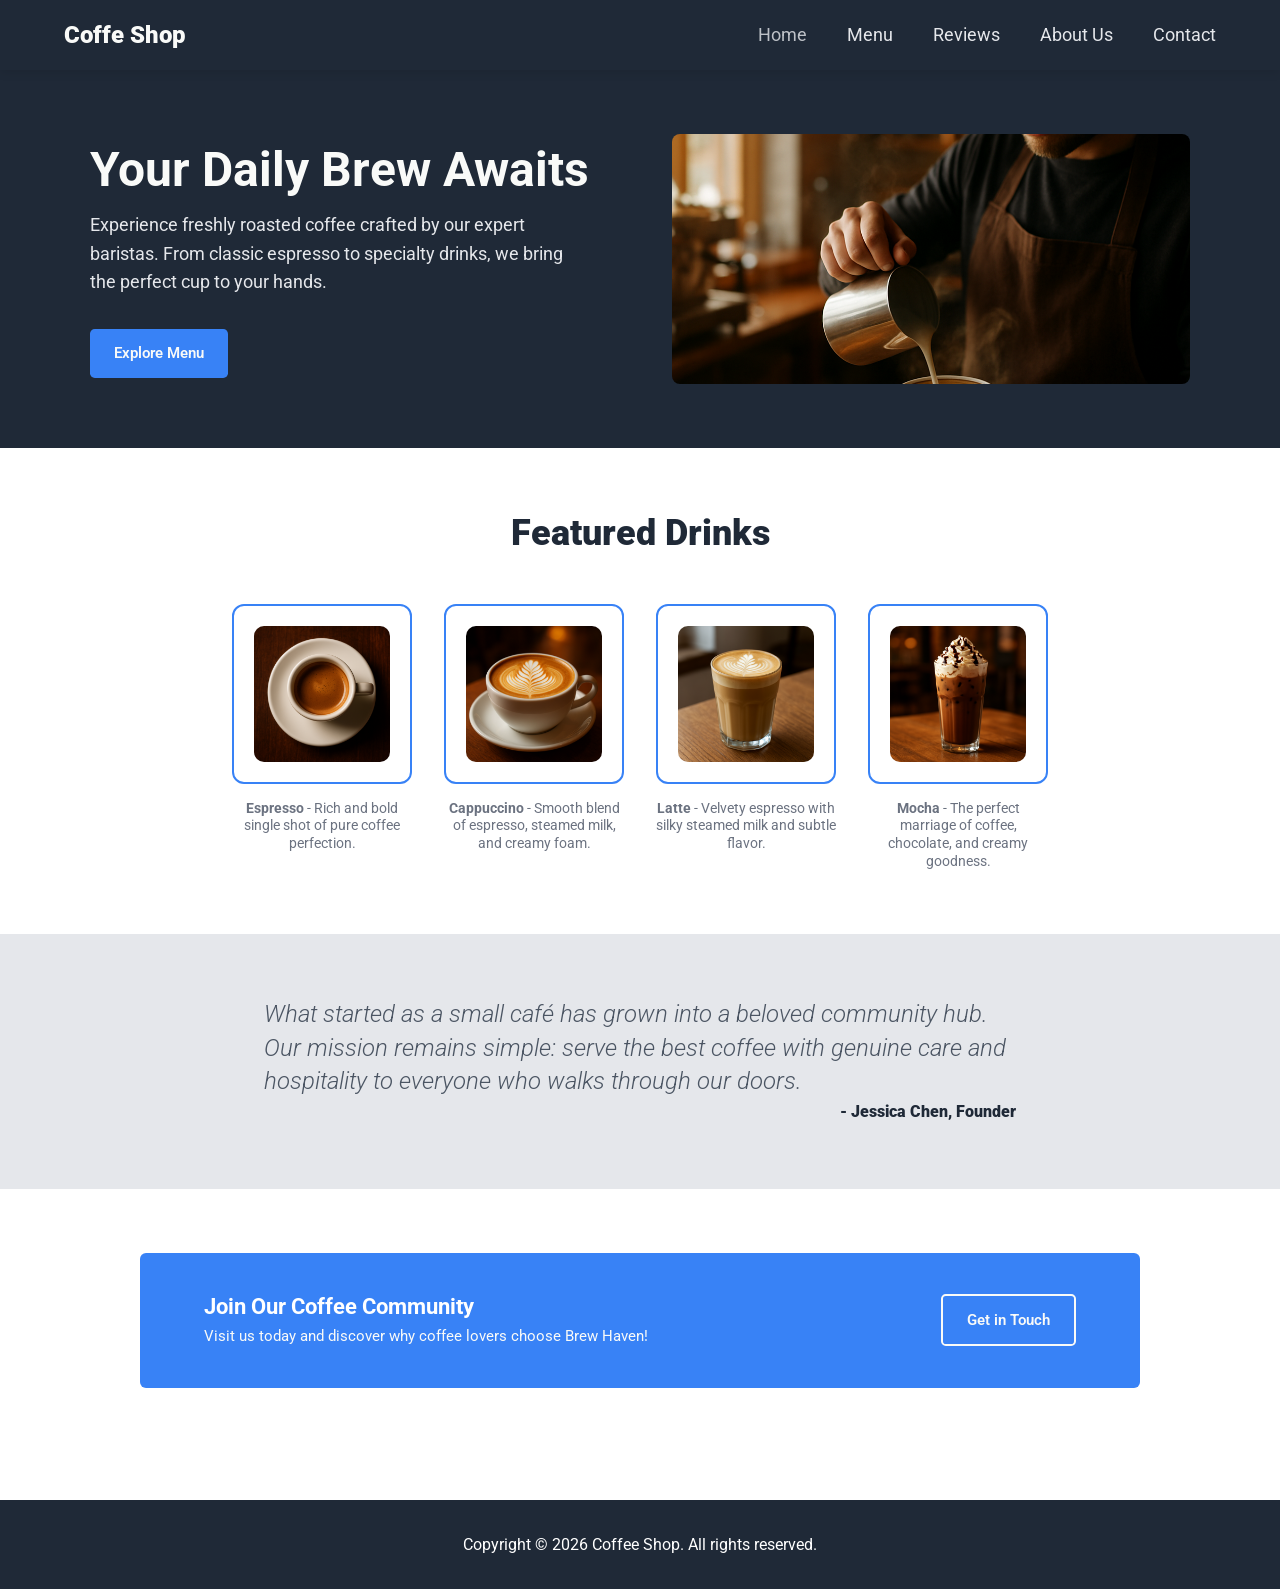
<file: index.html>
<!DOCTYPE html>
<html lang="en">
  <head>
    <meta charset="UTF-8" />
    <meta name="viewport" content="width=device-width, initial-scale=1.0" />
    <title>Coffee Shop</title>
    <link rel="preconnect" href="https://fonts.googleapis.com" />
    <link rel="preconnect" href="https://fonts.gstatic.com" crossorigin />
    <link
      href="https://fonts.googleapis.com/css2?family=Roboto:wght@400;500;600;700;900&display=swap"
      rel="stylesheet"
    />
    <link rel="stylesheet" href="css/style.css" />
  </head>
  <body>
    <!-- Navigation -->
    <header class="navbar">
      <nav class="nav-inner" aria-label="Main navigation">
        <span class="logo">Coffe Shop</span>
        <input type="checkbox" id="menu-toggle" class="menu-toggle" />
    
    <label for="menu-toggle" class="burger-icon">
      <span></span>
      <span></span>
      <span></span>
    </label>
        <ul class="nav-links">
          <li><a href="index.html" class="nav-link active">Home</a></li>
          <li><a href="menu.html" class="nav-link">Menu</a></li>
          <li><a href="reviews.html" class="nav-link">Reviews</a></li>
          <li><a href="about.html" class="nav-link">About Us</a></li>
          <li><a href="contact.html" class="nav-link">Contact</a></li>
        </ul>
      </nav>
    </header>

    <main class="main-content">
      <!-- ========== HOME SECTION ========== -->
      <section class="hero" id="home">
        <div class="hero-inner">
          <div class="hero-content">
            <h1>Your Daily Brew Awaits</h1>
            <p>
              Experience freshly roasted coffee crafted by our expert baristas. From classic espresso to specialty drinks, we bring the perfect cup to your hands.
            </p>
            <a href="menu.html" class="btn">Explore Menu</a>
          </div>
          <div class="hero-image"><img src="images/hero-coffee.png" alt="Coffee being poured"></div>
        </div>
      </section>

      <!-- Featured Drinks -->
      <section class="section container">
        <h2 class="section-title">Featured Drinks</h2>
        <div class="grid grid-4">
          <article class="card">
            <div class="card-img"><img src="images/espresso.png" alt="Espresso"></div>
            <p><strong>Espresso</strong> - Rich and bold single shot of pure coffee perfection.</p>
          </article>
          <article class="card">
            <div class="card-img"><img src="images/cappuccino.png" alt="Cappuccino"></div>
            <p><strong>Cappuccino</strong> - Smooth blend of espresso, steamed milk, and creamy foam.</p>
          </article>
          <article class="card">
            <div class="card-img"><img src="images/latte.png" alt="Latte"></div>
            <p><strong>Latte</strong> - Velvety espresso with silky steamed milk and subtle flavor.</p>
          </article>
          <article class="card">
            <div class="card-img"><img src="images/mocha.png" alt="Mocha"></div>
            <p><strong>Mocha</strong> - The perfect marriage of coffee, chocolate, and creamy goodness.</p>
          </article>
        </div>
      </section>

      <!-- About Quote Section -->
      <section class="quote-section">
        <div class="quote-section-inner">
     <p class="quote-text">
  What started as a small café has grown into a beloved community hub.
  Our mission remains simple: serve the best coffee with genuine care
  and hospitality to everyone who walks through our doors.
</p>
<p class="quote-author">- Jessica Chen, Founder</p>
        </div>
      </section>

            <!-- Call to Action Section -->
      <section class="cta-section">
        <div class="cta-inner">
          <div class="cta-content">
            <h2>Join Our Coffee Community</h2>
            <p>Visit us today and discover why coffee lovers choose Brew Haven!</p>
          </div>
        <a href="contact.html" class="btn btn-outline">Get in Touch</a>
        </div>
      </section>
    </main>
   <footer class="footer">
  <p>Copyright © 2026 Coffee Shop. All rights reserved.</p>
</footer>
  </body>
</html>
</file>
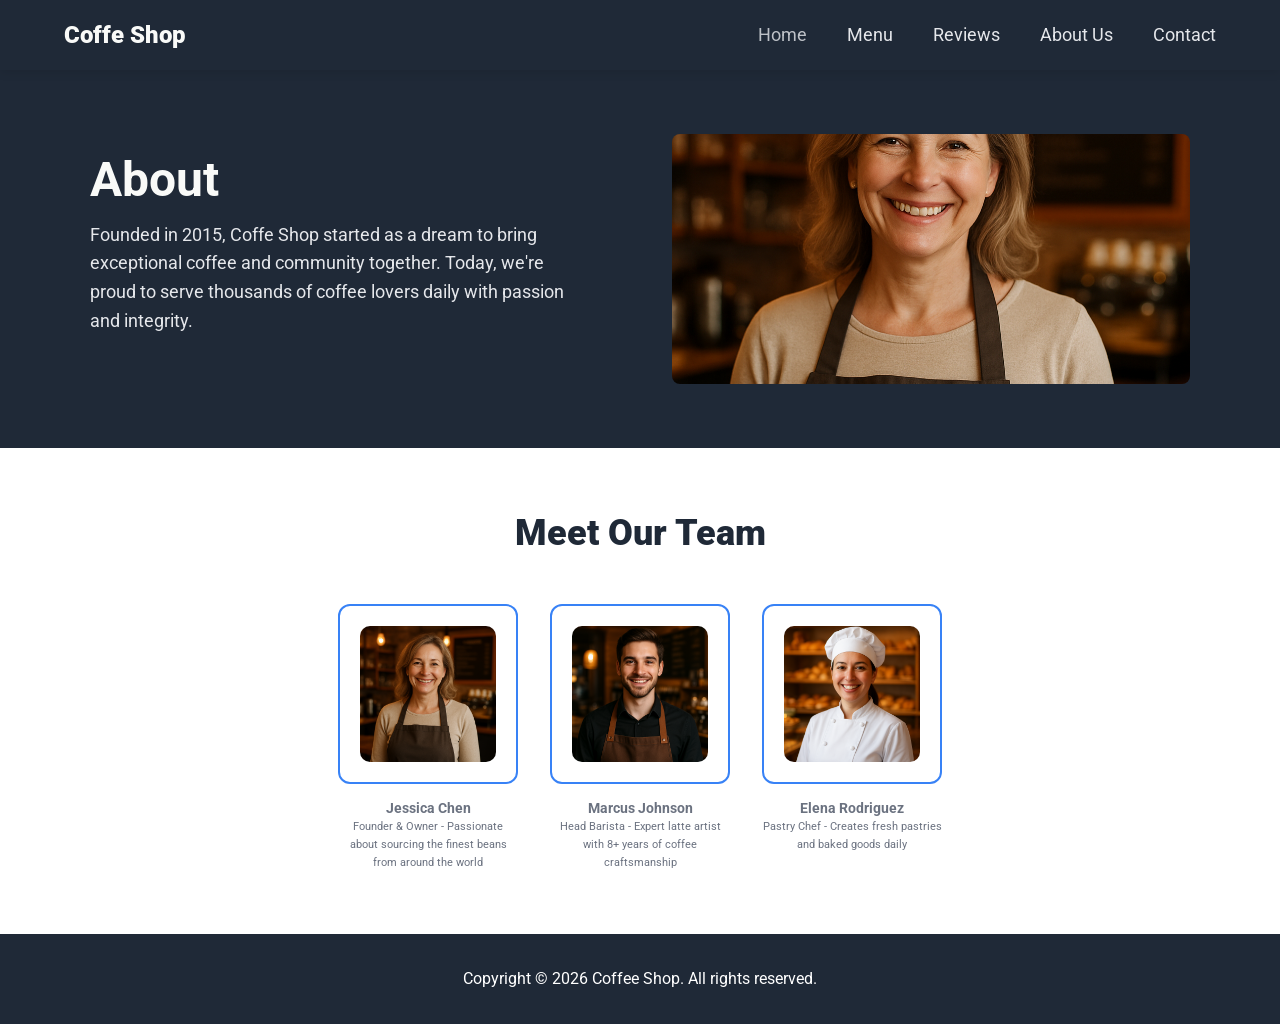
<file: about.html>
<!DOCTYPE html>
<html lang="en">
  <head>
    <meta charset="UTF-8" />
    <meta name="viewport" content="width=device-width, initial-scale=1.0" />
    <title>Coffee Shop</title>
    <link rel="preconnect" href="https://fonts.googleapis.com" />
    <link rel="preconnect" href="https://fonts.gstatic.com" crossorigin />
    <link
      href="https://fonts.googleapis.com/css2?family=Roboto:wght@400;500;600;700;900&display=swap"
      rel="stylesheet"
    />
    <link rel="stylesheet" href="css/style.css" />
  </head>
  <body>
    <!-- Navigation -->
    <header class="navbar">
      <nav class="nav-inner" aria-label="Main navigation">
        <span class="logo">Coffe Shop</span>
       <input type="checkbox" id="menu-toggle" class="menu-toggle" />
    
    <label for="menu-toggle" class="burger-icon">
      <span></span>
      <span></span>
      <span></span>
    </label>
        <ul class="nav-links">
          <li><a href="index.html" class="nav-link active">Home</a></li>
          <li><a href="menu.html" class="nav-link">Menu</a></li>
          <li><a href="reviews.html" class="nav-link">Reviews</a></li>
          <li><a href="about.html" class="nav-link">About Us</a></li>
          <li><a href="contact.html" class="nav-link">Contact</a></li>
        </ul>
      </nav>
    </header>
    <main class="main-content">
      <!-- ========== ABOUT SECTION ========== -->
      <section class="hero" id="about">
        <div class="hero-inner">
          <div class="hero-content">
            <h1>About</h1>
            <p>
              Founded in 2015, Coffe Shop started as a dream to bring exceptional coffee and community together. Today, we're proud to serve thousands of coffee lovers daily with passion and integrity.
            </p>
          </div>
          <div class="hero-image"><img src="images/team-owner.png" alt="Coffee shop owner"></div>
        </div>
      </section>

    

      <div class="modal-overlay" aria-hidden="true">
        <div class="modal">
          <label for="order-modal-toggle" class="modal-close" aria-label="Close order form">×</label>
          <h2>Send Us a Message</h2>
          <form class="order-form" action="#" method="post">
            <div class="form-row">
              <label for="customer-name">Full Name</label>
              <input type="text" id="customer-name" name="name" placeholder="Your name" required />
            </div>
            <div class="form-row">
              <label for="coffee-order">Message</label>
              <textarea id="coffee-order" name="order" placeholder="Write your message here..." required></textarea>
            </div>
            <div class="form-error">You should complete the empty spaces.</div>
            <div class="form-actions">
              <button type="submit" class="btn">Send</button>
              <label for="order-modal-toggle" class="btn btn-secondary">Cancel</label>
            </div>
          </form>
        </div>
      </div>

            <!-- Team Section -->
      <section class="section container">
        <h2 class="section-title">Meet Our Team</h2>
        <div class="grid grid-3">
          <article class="card">
            <div class="team-card-img"><img src="images/team-owner.png" alt="Jessica Chen, Owner"></div>
            <p><strong>Jessica Chen</strong><br><small>Founder & Owner - Passionate about sourcing the finest beans from around the world</small></p>
          </article>
          <article class="card">
            <div class="team-card-img"><img src="images/team-barista.png" alt="Marcus Johnson, Head Barista"></div>
            <p><strong>Marcus Johnson</strong><br><small>Head Barista - Expert latte artist with 8+ years of coffee craftsmanship</small></p>
          </article>
          <article class="card">
            <div class="team-card-img"><img src="images/team-chef.png" alt="Elena Rodriguez, Pastry Chef"></div>
            <p><strong>Elena Rodriguez</strong><br><small>Pastry Chef - Creates fresh pastries and baked goods daily</small></p>
          </article>
        </div>
      </section>



    <!-- Footer -->
    <footer class="footer">
      <p>Copyright © 2026 Coffee Shop. All rights reserved.</p>
  </body>
</html>
</file>
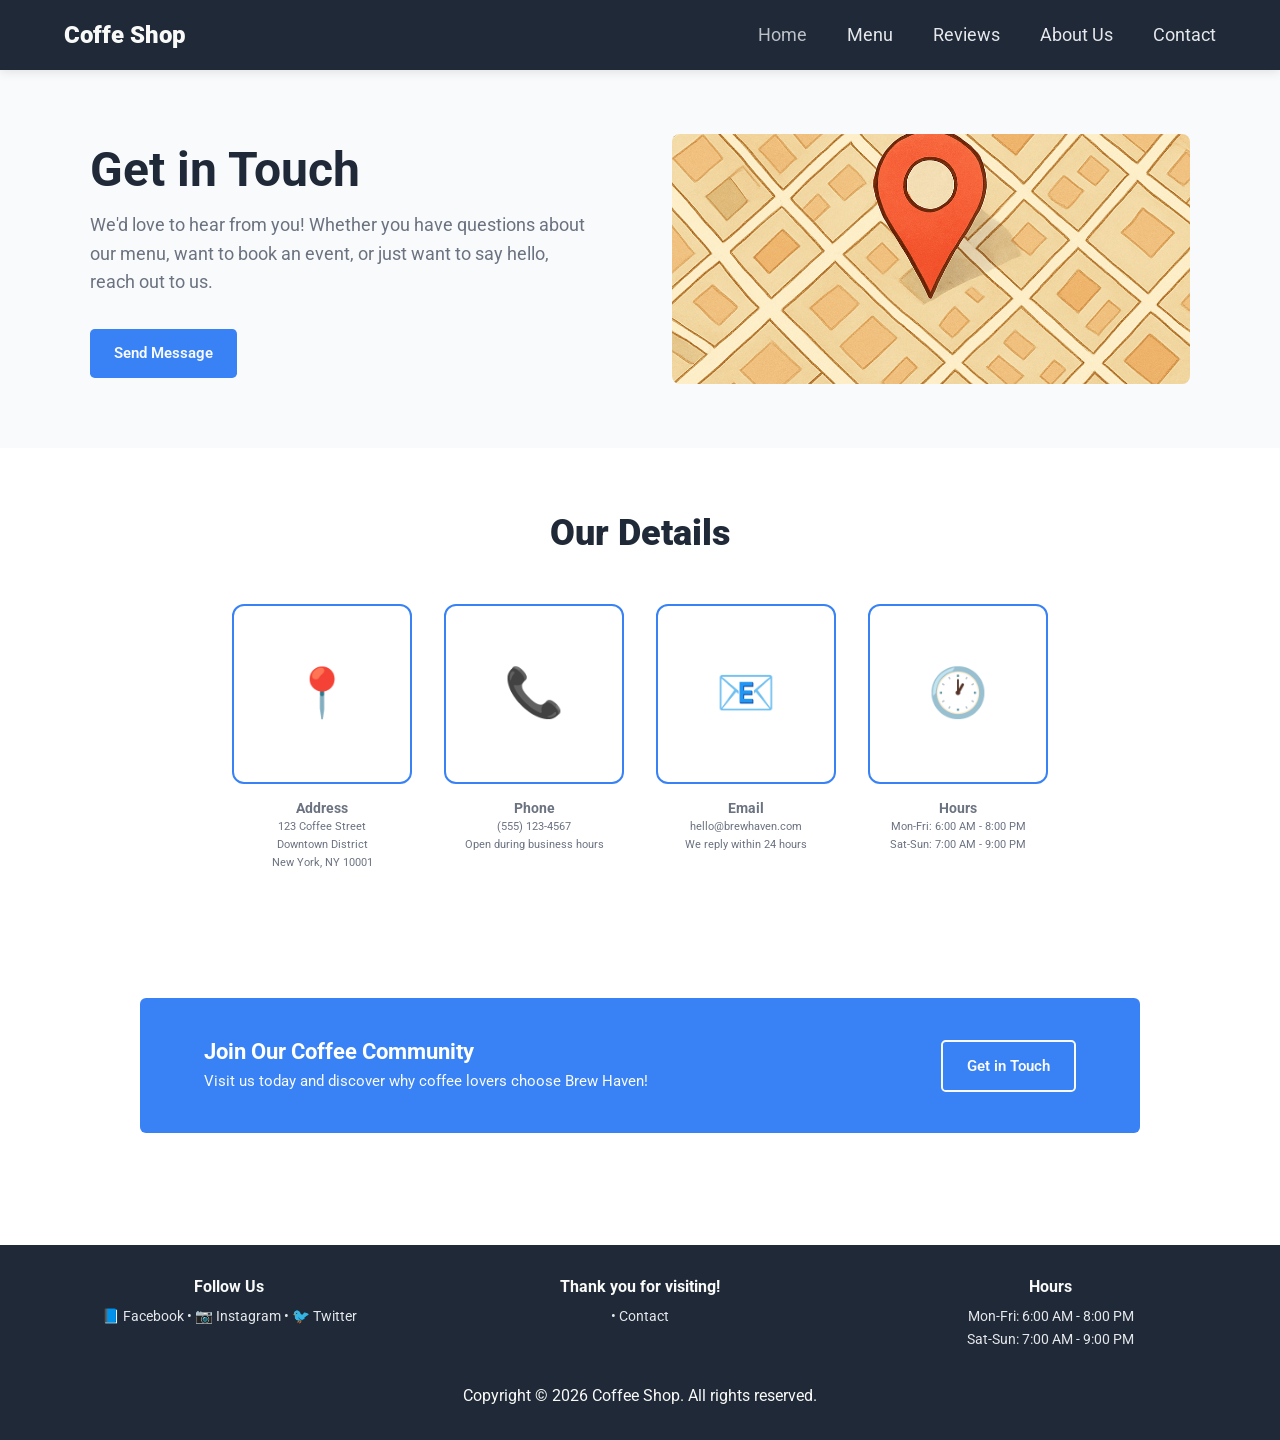
<file: contact.html>
<!DOCTYPE html>
<html lang="en">
  <head>
    <meta charset="UTF-8" />
    <meta name="viewport" content="width=device-width, initial-scale=1.0" />
    <title>Coffee Shop</title>
    <link rel="preconnect" href="https://fonts.googleapis.com" />
    <link rel="preconnect" href="https://fonts.gstatic.com" crossorigin />
    <link
      href="https://fonts.googleapis.com/css2?family=Roboto:wght@400;500;600;700;900&display=swap"
      rel="stylesheet"
    />
    <link rel="stylesheet" href="css/style.css" />
  </head>
  <body>
    <!-- Navigation -->
    <header class="navbar">
      <nav class="nav-inner" aria-label="Main navigation">
        <span class="logo">Coffe Shop</span>
       <input type="checkbox" id="menu-toggle" class="menu-toggle" />
    
    <label for="menu-toggle" class="burger-icon">
      <span></span>
      <span></span>
      <span></span>
    </label>
        <ul class="nav-links">
          <li><a href="index.html" class="nav-link active">Home</a></li>
          <li><a href="menu.html" class="nav-link">Menu</a></li>
          <li><a href="reviews.html" class="nav-link">Reviews</a></li>
          <li><a href="about.html" class="nav-link">About Us</a></li>
          <li><a href="contact.html" class="nav-link">Contact</a></li>
        </ul>
      </nav>
    </header>

    <main class="main-content">
      <!-- ========== CONTACT SECTION ========== -->
      <input type="checkbox" id="order-modal-toggle" class="modal-toggle" hidden />
      <section class="hero" id="contact" style="background-color: #f9fafb; color: var(--color-dark); padding: 4rem 0;">
        <div class="hero-inner">
          <div class="hero-content" style="color: var(--color-dark);">
            <h1 style="color: var(--color-dark);">Get in Touch</h1>
            <p style="color: var(--color-text-muted);">
              We'd love to hear from you! Whether you have questions about our menu, want to book an event, or just want to say hello, reach out to us.
            </p>
            <label for="order-modal-toggle" class="btn">Send Message</label>
          </div>
          <div class="hero-image"><img src="images/map.png" alt="Location map"></div>
        </div>
      </section>

      <div class="modal-overlay" aria-hidden="true">
        <div class="modal">
          <label for="order-modal-toggle" class="modal-close" aria-label="Close order form">×</label>
          <h2>Send Us a Message</h2>
          <form class="order-form" action="#" method="post">
            <div class="form-row">
              <label for="customer-name">Full Name</label>
              <input type="text" id="customer-name" name="name" placeholder="Your name" required />
            </div>
            <div class="form-row">
              <label for="coffee-order">Message</label>
              <textarea id="coffee-order" name="order" placeholder="Write your message here..." required></textarea>
            </div>
            <div class="form-error">You should complete the empty spaces.</div>
            <div class="form-actions">
              <button type="submit" class="btn">Send</button>
              <label for="order-modal-toggle" class="btn btn-secondary">Cancel</label>
            </div>
          </form>
        </div>
      </div>

      <!-- Contact Information Section -->
      <section class="section container">
        <h2 class="section-title">Our Details</h2>
        <div class="grid grid-4">
          <article class="card">
<div class="card-img contact-icon">📍</div>            <p><strong>Address</strong><br><small>123 Coffee Street<br>Downtown District<br>New York, NY 10001</small></p>
          </article>
          <article class="card">
            <div class="card-img contact-icon">📞</div>
            <p><strong>Phone</strong><br><small>(555) 123-4567<br>Open during business hours</small></p>
          </article>
          <article class="card">
            <div class="card-img contact-icon">📧</div>
            <p><strong>Email</strong><br><small>hello@brewhaven.com<br>We reply within 24 hours</small></p>
          </article>
          <article class="card">
            <div class="card-img contact-icon">🕐</div>
            <p><strong>Hours</strong><br><small>Mon-Fri: 6:00 AM - 8:00 PM<br>Sat-Sun: 7:00 AM - 9:00 PM</small></p>
          </article>
        </div>
      </section>
            <!-- Call to Action Section -->
      <section class="cta-section">
        <div class="cta-inner">
          <div class="cta-content">
            <h2>Join Our Coffee Community</h2>
            <p>Visit us today and discover why coffee lovers choose Brew Haven!</p>
          </div>
          <a href="#contact" class="btn btn-outline">Get in Touch</a>
        </div>
      </section>
    </main>
    <!-- Footer -->
    <footer class="footer">
      <div class="footer-inner">
        <div class="footer-content">
          <div class="footer-section">
            <h3>Follow Us</h3>
        <p>
  <a href="https://facebook.com" target="_blank">📘 Facebook</a>
  •
  <a href="https://instagram.com" target="_blank">📷 Instagram</a>
  •
  <a href="https://twitter.com" target="_blank">🐦 Twitter</a>
</p>
          </div>
          <div class="footer-section">
            <h3>Thank you for visiting!</h3>
            <p> •  <a href="#contact">Contact</a></p>
          </div>
          <div class="footer-section">
            <h3>Hours</h3>
            <p>Mon-Fri: 6:00 AM - 8:00 PM<br>Sat-Sun: 7:00 AM - 9:00 PM</p>
          </div>
        </div>
        <p style="text-align: center; margin-top: 2rem; color: var(--color-light);">Copyright © 2026 Coffee Shop. All rights reserved.</p>
      </div>
    </footer>
  </body>
</html>
</file>
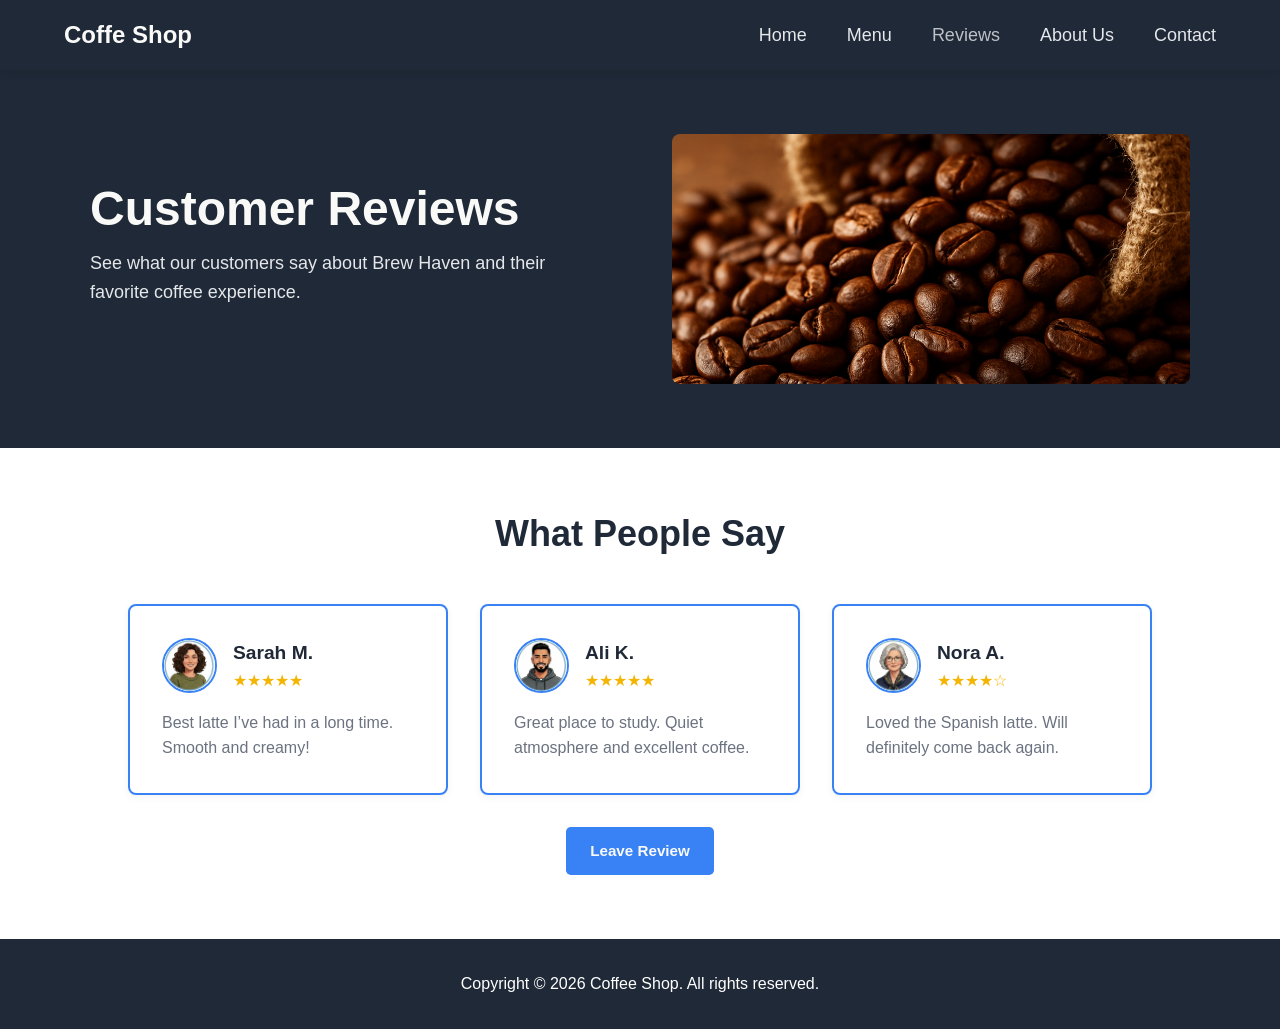
<file: reviews.html>
<!DOCTYPE html>
<html lang="en">
  <head>
    <meta charset="UTF-8">
    <meta name="viewport" content="width=device-width, initial-scale=1.0">
    <title>Brew Haven | Reviews</title>
    <link rel="stylesheet" href="css/style.css">
  </head>
  <body>
    <header class="navbar">
      <nav class="nav-inner">
        <span class="logo">Coffe Shop</span>

        <input type="checkbox" id="menu-toggle" class="menu-toggle">

        <label for="menu-toggle" class="burger-icon">
          <span></span>
          <span></span>
          <span></span>
        </label>

        <ul class="nav-links">
          <li><a href="index.html" class="nav-link">Home</a></li>
          <li><a href="menu.html" class="nav-link">Menu</a></li>
          <li><a href="reviews.html" class="nav-link active">Reviews</a></li>
          <li><a href="about.html" class="nav-link">About Us</a></li>
          <li><a href="contact.html" class="nav-link">Contact</a></li>
        </ul>
      </nav>
    </header>

    <main class="main-content">
      <input type="checkbox" id="review-modal-toggle" class="modal-toggle" hidden>

      <section class="hero">
        <div class="hero-inner">
          <div class="hero-content">
            <h1>Customer Reviews</h1>
            <p>
              See what our customers say about Brew Haven and their favorite coffee experience.
            </p>
          </div>

          <div class="hero-image">
            <img src="images/beans.png" alt="Coffee beans">
          </div>
        </div>
      </section>
<section class="section container">
  <h2 class="section-title">What People Say</h2>

  <div class="reviews-grid">
    <div class="review-card">
      <div class="review-header">
        <img src="images/avatar1.png" alt="Sarah M." class="review-avatar">
        <div class="review-meta">
          <div class="review-name">Sarah M.</div>
          <div class="review-stars">★★★★★</div>
        </div>
      </div>

      <p class="review-text">
        Best latte I’ve had in a long time. Smooth and creamy!
      </p>
    </div>

    <div class="review-card">
      <div class="review-header">
        <img src="images/avatar2.png" alt="Ali K." class="review-avatar">
        <div class="review-meta">
          <div class="review-name">Ali K.</div>
          <div class="review-stars">★★★★★</div>
        </div>
      </div>

      <p class="review-text">
        Great place to study. Quiet atmosphere and excellent coffee.
      </p>
    </div>

    <div class="review-card">
      <div class="review-header">
        <img src="images/avatar3.png" alt="Nora A." class="review-avatar">
        <div class="review-meta">
          <div class="review-name">Nora A.</div>
          <div class="review-stars">★★★★☆</div>
        </div>
      </div>

      <p class="review-text">
        Loved the Spanish latte. Will definitely come back again.
      </p>
    </div>
  </div>

  <div class="review-button-container">
    <label for="review-modal-toggle" class="btn review-btn">
      Leave Review
    </label>
  </div>
</section>

      <div class="modal-overlay">
        <div class="modal">
          <label for="review-modal-toggle" class="modal-close">×</label>

          <h2>Leave a Review</h2>
       
          <form class="order-form" action="#" method="post">
            <div class="form-row">
              <label for="review-name">Name</label>
              <input type="text" id="review-name" name="name" placeholder="Guest name" required>
            </div>


         

            <div class="form-row">
              <label for="review-rating">Rating</label>
              <select id="review-rating" name="rating" required>
                <option value="">Choose rating</option>
                <option value="5">★★★★★ Excellent</option>
                <option value="4">★★★★☆ Very Good</option>
                <option value="3">★★★☆☆ Good</option>
                <option value="2">★★☆☆☆ Fair</option>
                <option value="1">★☆☆☆☆ Poor</option>
              </select>
            </div>

            <div class="form-row">
              <label for="review-message">Your Review</label>
              <textarea id="review-message" name="review" placeholder="Write your review here..." required></textarea>
            </div>

            <div class="form-actions">
              <label for="review-modal-toggle" class="btn btn-secondary">Cancel</label>
              <button type="submit" class="btn">Submit Review</button>
            </div>
          </form>
        </div>
      </div>
    </main>

    <footer class="footer">
      <p>Copyright © 2026 Coffee Shop. All rights reserved.</p>
    </footer>
  </body>
</html>
</file>
<file: css/style.css>
:root {
  --color-dark: #1F2937;
  --color-light: #F9FAF8;
  --color-gray: #E5E7EB;
  --color-blue: #3882F6;
  --color-text-muted: #6B7280;
  --font-heading: "Roboto", sans-serif;
  --font-body: "Roboto", sans-serif;
}

* {
  margin: 0;
  padding: 0;
  box-sizing: border-box;
}

html {
  scroll-behavior: smooth;
}

body {
  font-family: var(--font-body);
  color: var(--color-dark);
  background: #fff;
  line-height: 1.6;
  min-height: 100vh;
  display: flex;
  flex-direction: column;
}

.main-content {
  flex: 1;
}

h1,
h2,
h3,
h4,
h5,
h6 {
  font-family: var(--font-heading);
  line-height: 1.2;
}

a {
  color: inherit;
  text-decoration: none;
}

img {
  display: block;
  max-width: 100%;
  height: auto;
}

.container {
  width: min(100% - 2rem, 1200px);
  margin-inline: auto;
}

.section {
  padding: 4rem 1.5rem;
}

/* ===== NAVBAR ===== */

.navbar {
  position: sticky;
  top: 0;
  z-index: 50;
  background: var(--color-dark);
  box-shadow: 0 2px 10px rgba(0, 0, 0, 0.1);
}

.nav-inner {
  max-width: 1200px;
  margin-inline: auto;
  padding: 1rem 1.5rem;
  display: flex;
  justify-content: space-between;
  align-items: center;
  position: relative;
}

.logo {
  color: var(--color-light);
  font-size: 1.5rem;
  font-weight: 900;
}

.menu-toggle {
  display: none;
}

.burger-icon {
  display: none;
  flex-direction: column;
  gap: 5px;
  cursor: pointer;
  z-index: 60;
}

.burger-icon span {
  width: 25px;
  height: 3px;
  background: var(--color-light);
  border-radius: 2px;
  transition: 0.3s ease;
}

.nav-links {
  display: flex;
  list-style: none;
  gap: 2.5rem;
}

.nav-link {
  color: var(--color-gray);
  font-size: 1.125rem;
  transition: opacity 0.2s ease;
}

.nav-link:hover,
.nav-link.active {
  opacity: 0.8;
}

/* ===== HERO ===== */

.hero {
  background: var(--color-dark);
  padding: 4rem 0;
}

.hero-inner {
  width: min(100% - 2rem, 1100px);
  margin-inline: auto;
  display: flex;
  align-items: center;
  justify-content: center;
  gap: 4rem;
}

.hero-content,
.hero-image {
  flex: 1 1 350px;
}

.hero-content h1 {
  font-size: clamp(2rem, 5vw, 3rem);
  color: var(--color-light);
  margin-bottom: 0.75rem;
}

.hero-content p {
  font-size: 1.125rem;
  color: var(--color-gray);
  max-width: 500px;
  margin-bottom: 2rem;
}

.hero-image {
  height: 250px;
  overflow: hidden;
  border-radius: 0.5rem;
}

.hero-image img {
  width: 100%;
  height: 100%;
  object-fit: cover;
}

/* ===== BUTTONS ===== */

.btn {
  display: inline-block;
  background: var(--color-blue);
  color: var(--color-light);
  padding: 0.75rem 1.5rem;
  border-radius: 0.3rem;
  font-weight: 600;
  font-size: 0.95rem;
  border: none;
  cursor: pointer;
  transition: opacity 0.2s ease;
}

.btn:hover {
  opacity: 0.9;
}

.btn-outline {
  background: transparent;
  border: 2px solid var(--color-light);
}

.btn-secondary {
  background: var(--color-gray);
  color: var(--color-dark);
}

/* ===== MODAL ===== */

.modal-toggle:checked ~ .modal-overlay {
  opacity: 1;
  visibility: visible;
  pointer-events: auto;
}

.modal-overlay {
  position: fixed;
  inset: 0;
  z-index: 100;
  display: flex;
  justify-content: center;
  align-items: center;
  padding: 1rem;
  background: rgba(15, 23, 42, 0.75);
  opacity: 0;
  visibility: hidden;
  pointer-events: none;
  transition: 0.25s ease;
}

.modal {
  width: 100%;
  max-width: 400px;
  background: #fff;
  border-radius: 1rem;
  padding: 2rem;
  position: relative;
  box-shadow: 0 16px 40px rgba(0, 0, 0, 0.14);
}

.order-modal {
  max-height: 90vh;
  overflow-y: auto;
}

.modal-close {
  position: absolute;
  top: 1rem;
  right: 1rem;
  width: 2.5rem;
  height: 2.5rem;
  background: var(--color-gray);
  color: var(--color-dark);
  border-radius: 50%;
  display: grid;
  place-items: center;
  font-size: 1.5rem;
  cursor: pointer;
}

.modal h2 {
  font-size: 2rem;
  margin-bottom: 0.75rem;
}

.modal p {
  color: var(--color-text-muted);
  margin-bottom: 1.5rem;
}

.order-form .form-row {
  margin-bottom: 1rem;
  display: flex;
  flex-direction: column;
  gap: 0.5rem;
}

.order-form label {
  font-weight: 700;
}

.order-form input,
.order-form textarea,
.order-form select {
  width: 100%;
  padding: 0.95rem 1rem;
  border: 1px solid var(--color-gray);
  border-radius: 0.75rem;
  font-family: var(--font-body);
  font-size: 1rem;
  color: var(--color-dark);
  background: #fff;
}

.order-form textarea {
  min-height: 100px;
  resize: vertical;
}

.form-actions {
  display: flex;
  justify-content: flex-end;
  flex-wrap: wrap;
  gap: 1rem;
  margin-top: 1.25rem;
}

.form-error {
  display: none;
  color: #b91c1c;
  background: #fee2e2;
  border: 1px solid #fecaca;
  border-radius: 0.75rem;
  padding: 0.9rem 1rem;
  font-size: 0.95rem;
}

.order-form:invalid .form-error {
  display: block;
}

/* ===== TITLES ===== */

.section-title {
  font-size: clamp(1.7rem, 4vw, 2.25rem);
  text-align: center;
  margin-bottom: 3rem;
  font-weight: 900;
}

/* ===== GRIDS / CARDS ===== */

.grid,
.reviews-grid {
  display: grid;
  justify-content: center;
  justify-items: center;
  gap: 2rem;
}

.grid-4 {
  grid-template-columns: repeat(4, 180px);
}

.grid-3 {
  grid-template-columns: repeat(3, 180px);
}

.grid-2 {
  grid-template-columns: repeat(2, minmax(220px, 320px));
}

.card {
  width: 180px;
  text-align: center;
  background: transparent;
  border: none;
  box-shadow: none;
}

.card-img,
.team-card-img {
  width: 180px;
  height: 180px;
  margin: 0 auto 1rem;
  padding: 1.25rem;
  border: 2px solid var(--color-blue);
  border-radius: 12px;
  overflow: hidden;
  background: #fff;
}

.card-img img,
.team-card-img img {
  width: 100%;
  height: 100%;
  object-fit: cover;
  border-radius: 10px;
}

.card p {
  font-size: 0.85rem;
  color: var(--color-text-muted);
  line-height: 1.3;
}

.contact-icon {
  color: var(--color-blue);
  font-size: 3rem;
  display: flex;
  align-items: center;
  justify-content: center;
}

/* ===== QUOTE ===== */

.quote-section {
  background: var(--color-gray);
  padding: 4rem 0;
}

.quote-section-inner {
  max-width: 800px;
  margin-inline: auto;
  padding: 0 1.5rem;
}

.quote-text {
  font-size: clamp(1.1rem, 3vw, 1.5rem);
  font-style: italic;
  font-weight: 300;
  color: #4B5563;
  line-height: 1.4;
}

.quote-author {
  font-size: 1rem;
  font-weight: 900;
  color: var(--color-dark);
  text-align: right;
}

/* ===== CTA ===== */

.cta-section {
  background: #fff;
  padding: 4rem 1.5rem;
  display: flex;
  justify-content: center;
  margin-bottom: 3rem;
}

.cta-inner {
  width: 100%;
  max-width: 1000px;
  background: var(--color-blue);
  padding: 2.5rem 4rem;
  border-radius: 6px;
  display: flex;
  justify-content: space-between;
  align-items: center;
  gap: 2rem;
}

.cta-content h2 {
  color: #fff;
  font-size: 1.4rem;
  margin-bottom: 0.25rem;
}

.cta-content p {
  color: var(--color-light);
  font-size: 0.95rem;
}

.cta-inner .btn {
  white-space: nowrap;
}

/* ===== REVIEWS ===== */

.reviews-grid {
  grid-template-columns: repeat(3, minmax(260px, 320px));
}

.review-card {
  width: 100%;
  max-width: 320px;
  border: 2px solid var(--color-blue);
  border-radius: 0.5rem;
  padding: 2rem;
  background: #fff;
  box-shadow: 0 2px 8px rgba(0, 0, 0, 0.05);
  transition: 0.2s ease;
}

.review-card:hover {
  transform: translateY(-8px);
  box-shadow: 0 12px 24px rgba(56, 130, 246, 0.15);
}

.review-header {
  display: flex;
  align-items: center;
  gap: 1rem;
  margin-bottom: 1rem;
  text-align: left;
}

.review-avatar {
  width: 55px;
  height: 55px;
  border-radius: 50%;
  object-fit: cover;
  border: 2px solid var(--color-blue);
}

.review-name {
  font-size: 1.2rem;
  font-weight: 700;
}

.review-stars {
  color: #f4b400;
}

.review-text {
  color: var(--color-text-muted);
}

.review-button-container {
  display: flex;
  justify-content: center;
  margin-top: 2rem;
}

/* ===== FOOTER ===== */

.footer {
  background: var(--color-dark);
  color: #fff;
  text-align: center;
  padding: 2rem 1rem;
}

.footer-inner {
  max-width: 1200px;
  margin-inline: auto;
}

.footer-content {
  display: grid;
  grid-template-columns: repeat(3, 1fr);
  gap: 2rem;
  margin-bottom: 1rem;
}

.footer-section h3 {
  color: var(--color-light);
  font-size: 1rem;
  margin-bottom: 0.5rem;
}

.footer-section p,
.footer-section a {
  color: var(--color-gray);
  font-size: 0.9rem;
}

/* ===== PAGINATION ===== */

.pagination {
  background: var(--color-dark);
  padding: 1.5rem 0;
  display: flex;
  justify-content: center;
}

.pagination-inner,
.pagination-controls {
  display: flex;
  justify-content: center;
  align-items: center;
  gap: 1rem;
  flex-wrap: wrap;
}

.pagination-text {
  color: var(--color-light);
  font-size: 0.9rem;
}

.pagination-controls button {
  width: 36px;
  height: 36px;
  background: rgba(255, 255, 255, 0.15);
  border: 1px solid rgba(255, 255, 255, 0.2);
  color: var(--color-light);
  border-radius: 0.3rem;
  cursor: pointer;
}

/* ===== RESPONSIVE ===== */

@media (max-width: 1024px) {
  .grid-4 {
    grid-template-columns: repeat(2, 180px);
  }

  .grid-3 {
    grid-template-columns: repeat(2, 180px);
  }

  .reviews-grid {
    grid-template-columns: repeat(2, minmax(260px, 320px));
  }
}

@media (max-width: 900px) {
  .hero-inner {
    flex-direction: column;
    text-align: center;
  }

  .hero-content p {
    margin-inline: auto;
  }

  .cta-inner {
    flex-direction: column;
    text-align: center;
    padding: 2rem;
  }
}

@media (max-width: 768px) {
  .burger-icon {
    display: flex;
  }

  .nav-links {
    display: none;
    flex-direction: column;
    position: absolute;
    top: 100%;
    right: 0;
    width: 100%;
    background: var(--color-dark);
    padding: 1.5rem 0;
    gap: 1.5rem;
    text-align: center;
    box-shadow: 0 4px 10px rgba(0, 0, 0, 0.15);
  }

  .menu-toggle:checked ~ .nav-links {
    display: flex;
  }

  .menu-toggle:checked ~ .burger-icon span:nth-child(1) {
    transform: translateY(8px) rotate(45deg);
  }

  .menu-toggle:checked ~ .burger-icon span:nth-child(2) {
    opacity: 0;
  }

  .menu-toggle:checked ~ .burger-icon span:nth-child(3) {
    transform: translateY(-8px) rotate(-45deg);
  }

  .hero {
    padding: 3rem 0;
  }

  .hero-image {
    width: 100%;
    height: 220px;
  }

  .footer-content {
    grid-template-columns: 1fr;
  }
}

@media (max-width: 520px) {
  .section {
    padding: 3rem 1rem;
  }

  .grid-4 {
    grid-template-columns: repeat(2, 160px);
  }

  .grid-3,
  .grid-2,
  .reviews-grid {
    grid-template-columns: 1fr;
  }

  .card {
    width: 160px;
  }

  .card-img,
  .team-card-img {
    width: 160px;
    height: 160px;
  }

  .hero-inner {
    width: min(100% - 1.5rem, 1100px);
  }

  .hero-image {
    height: 200px;
  }

  .modal {
    max-width: 100%;
    padding: 1.25rem;
  }

  .form-actions {
    justify-content: center;
  }
}

@media (max-width: 380px) {
  .grid-4 {
    grid-template-columns: 1fr;
  }

  .card {
    width: 100%;
    max-width: 180px;
  }

  .card-img,
  .team-card-img {
    width: 160px;
    height: 160px;
  }
}
</file>
